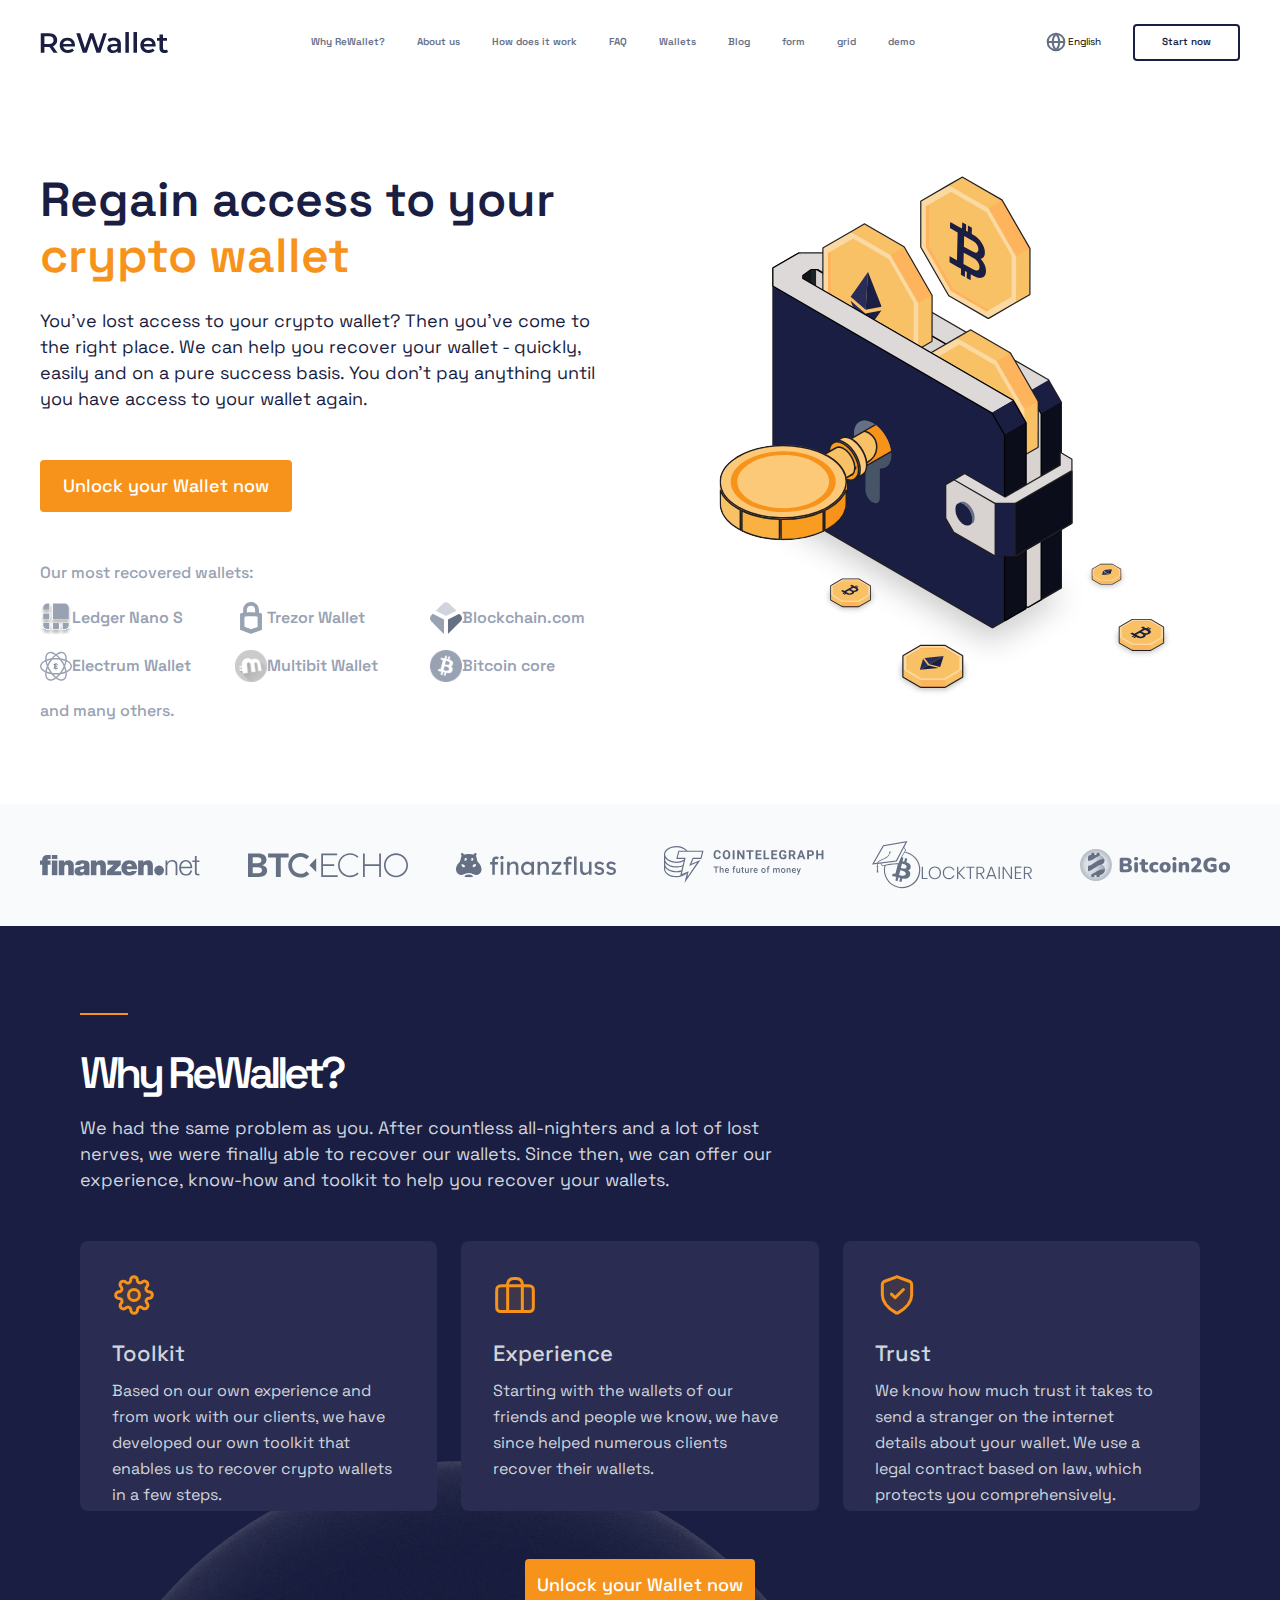
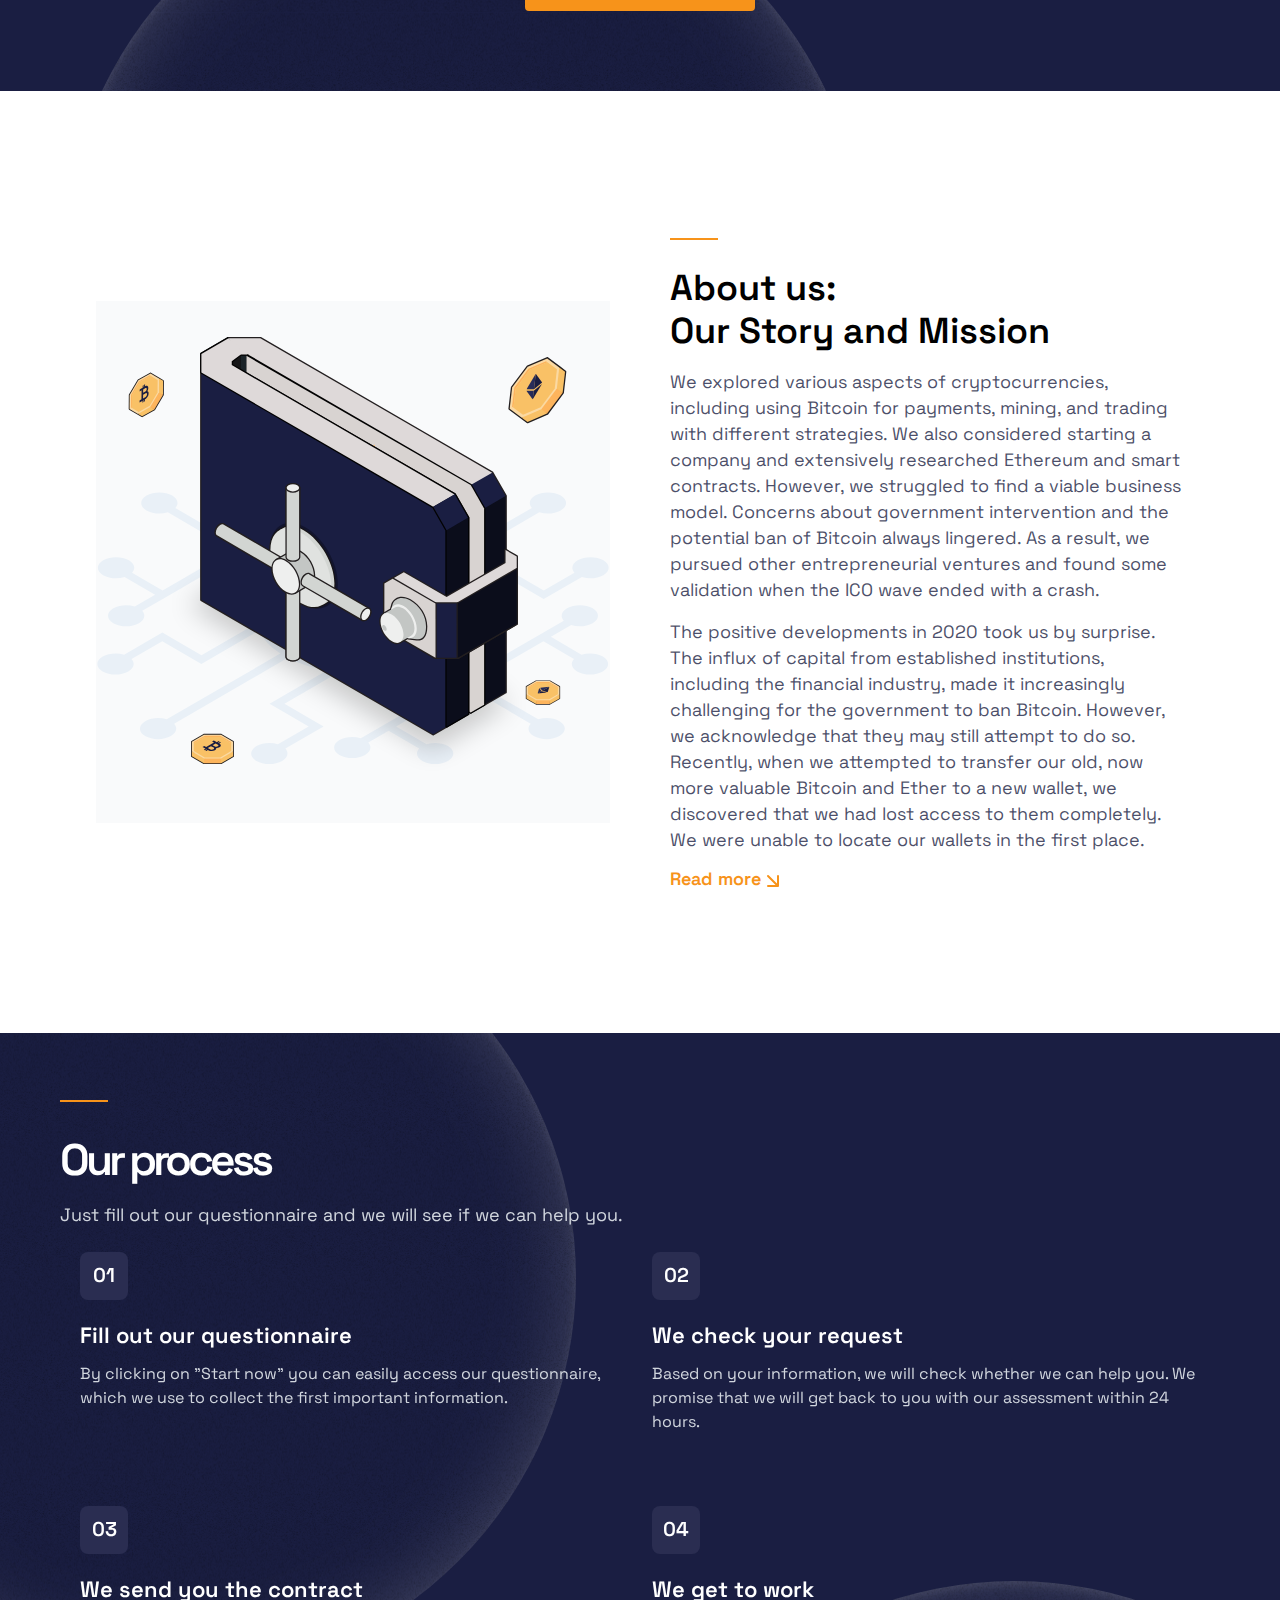
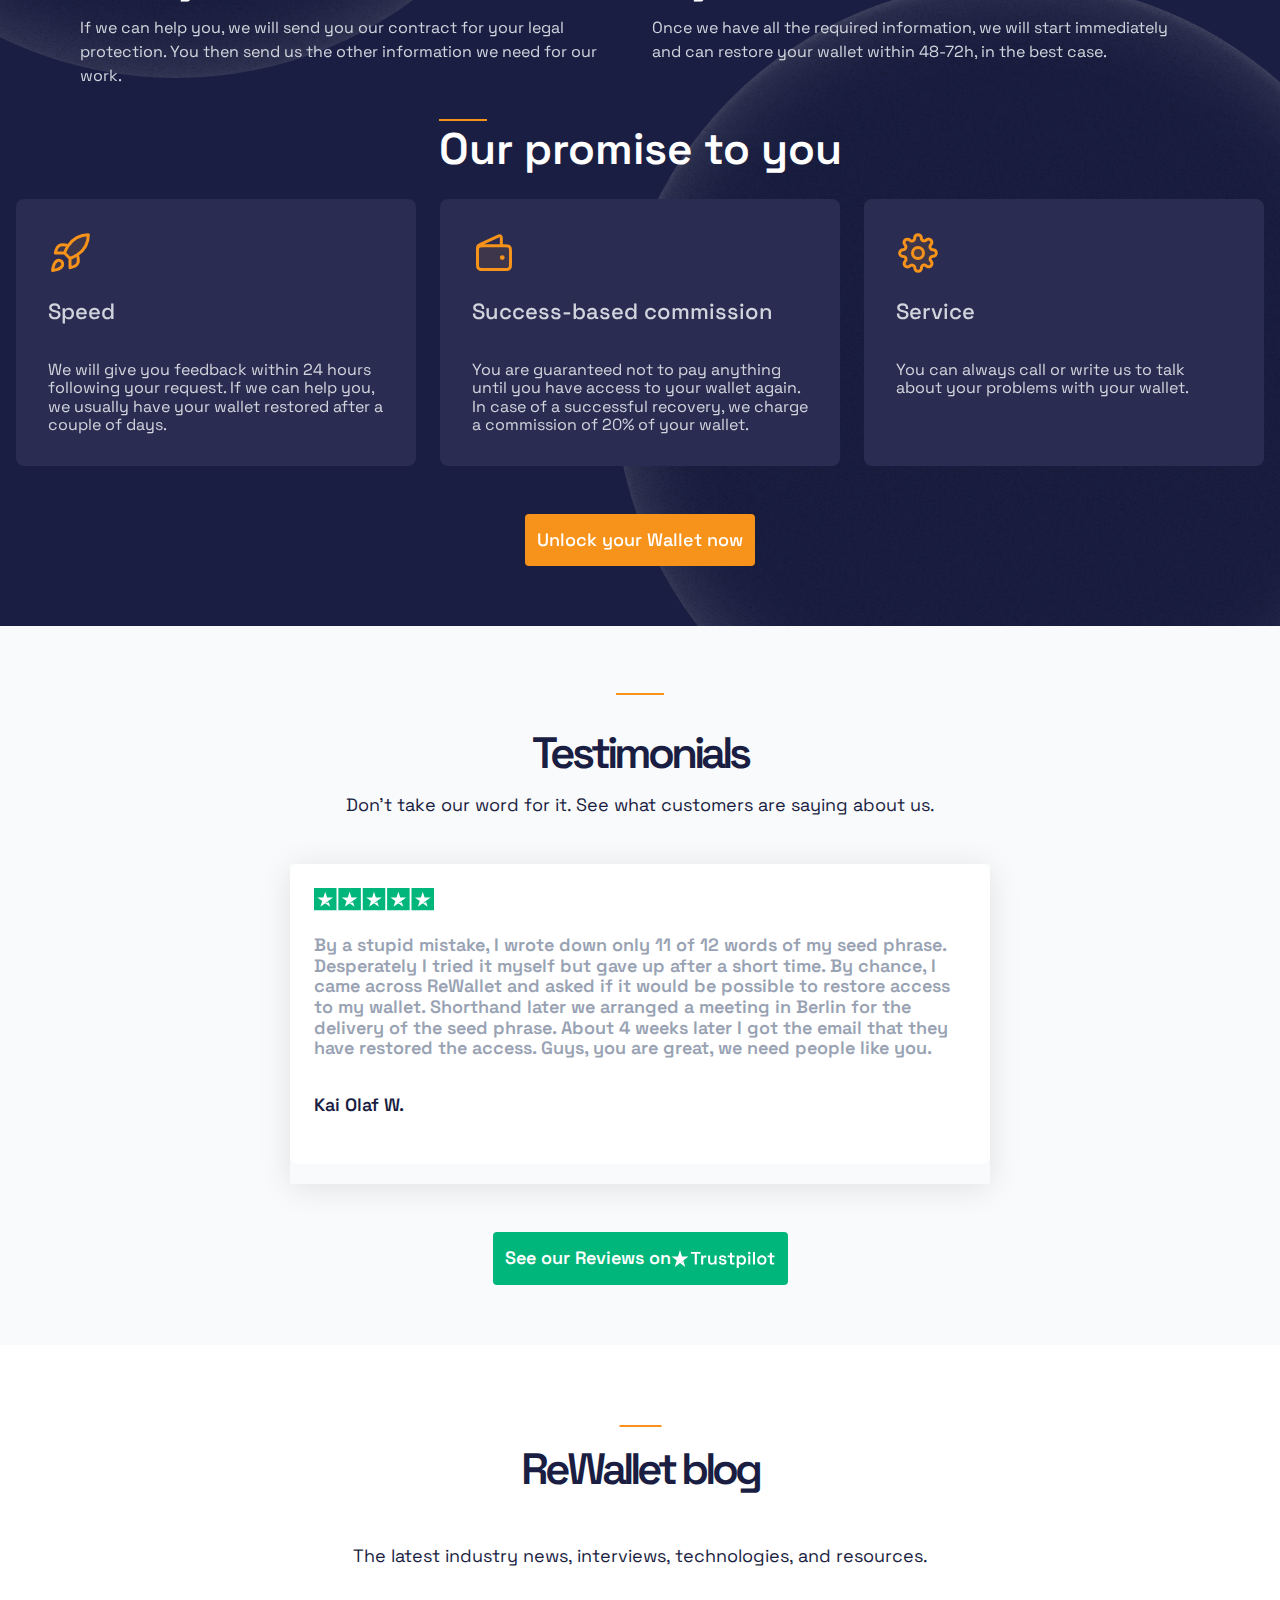
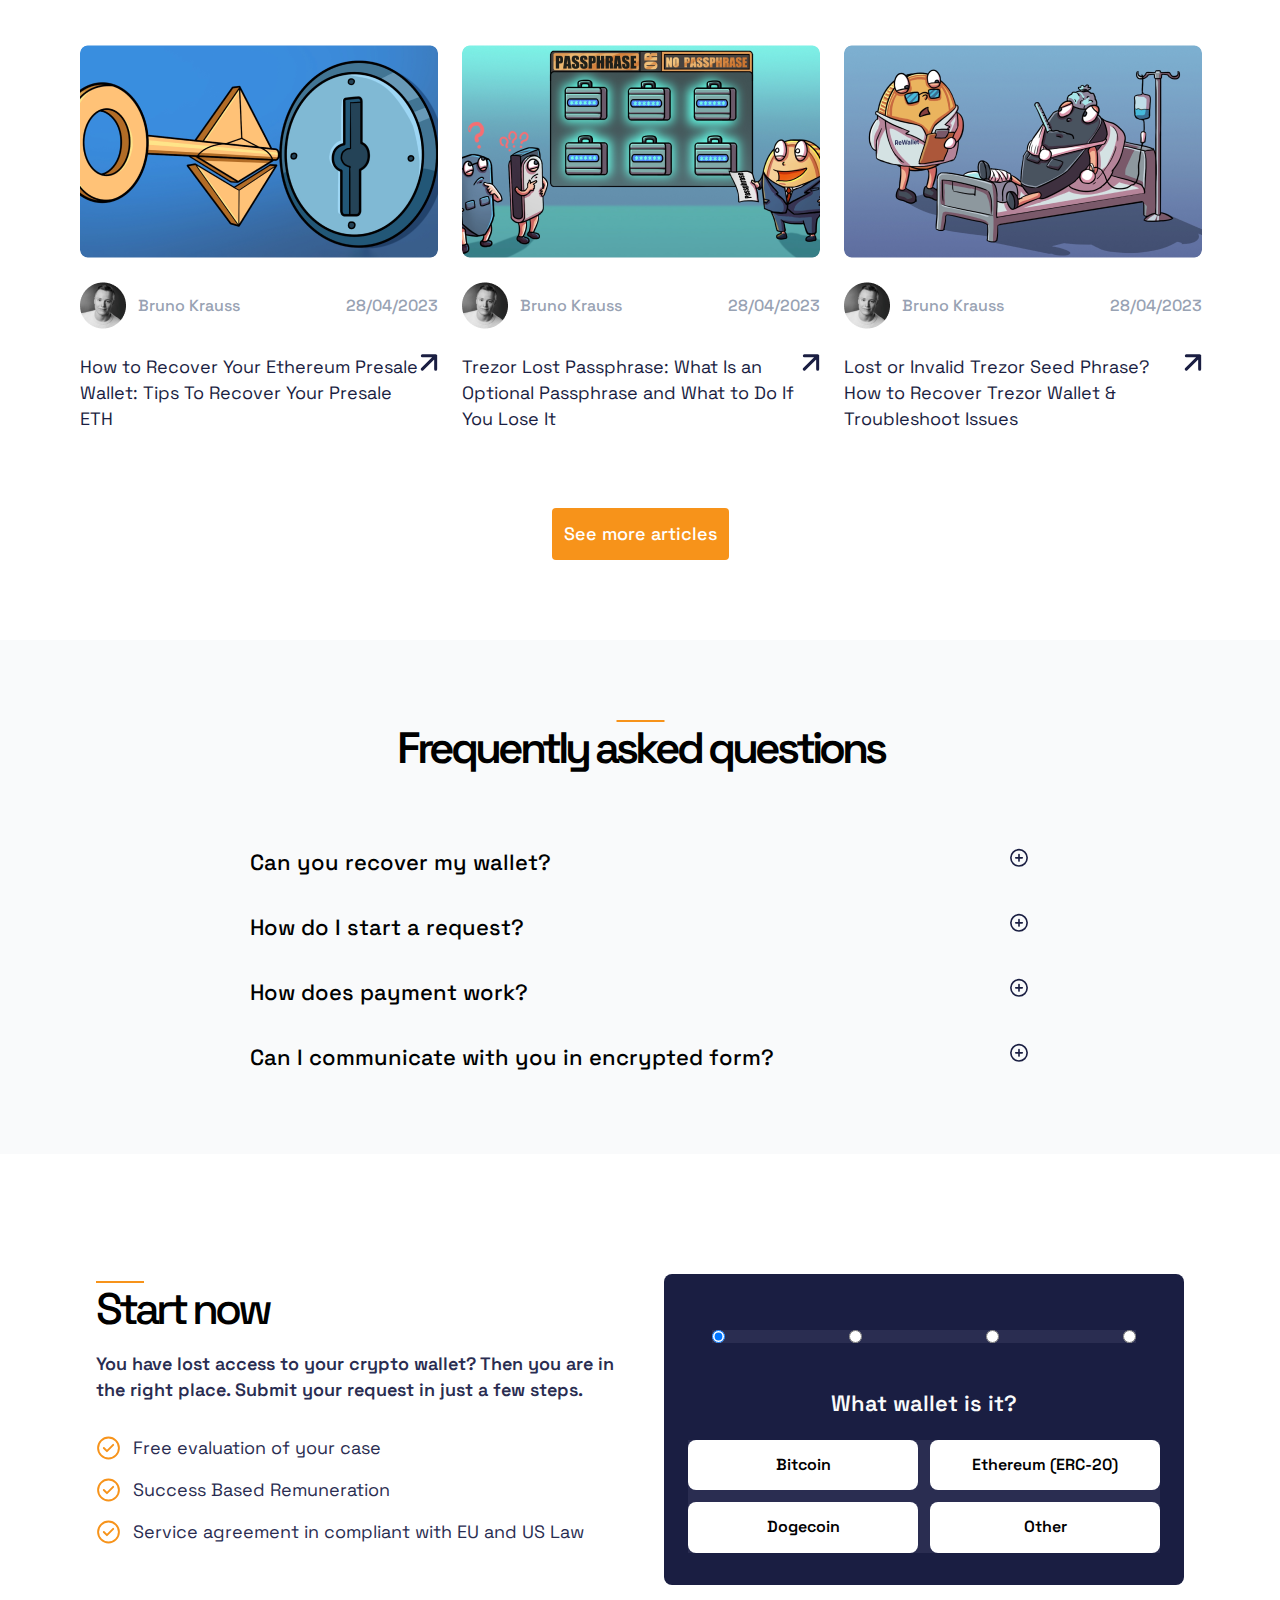
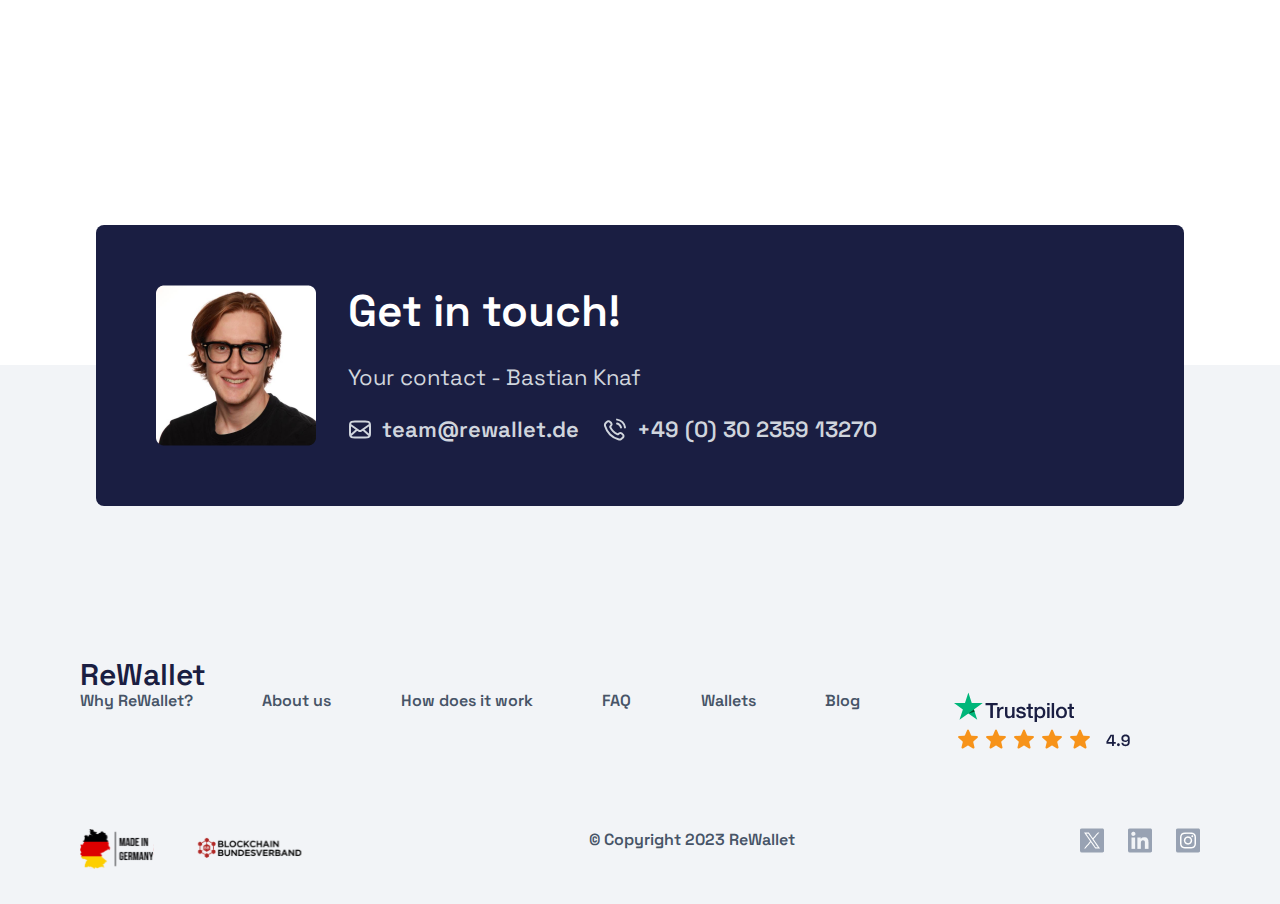
<file: index.html>
<!DOCTYPE html>
<html lang="en">

<head>
  <meta charset="UTF-8">
  <meta name="viewport" content="width=device-width, initial-scale=1.0">
  <link rel="stylesheet" href="css/normalize.css">
  <link rel="stylesheet" href="css/style.css">
  <link rel="shortcut_icon" href="#" type="image/png">
  <title>ReWallet</title>

</head>

<body>
  <header class="header__container">
    <img class="header__logo" src="./img/ReWallet.svg" alt="ReWallet">

    <div class="header__navbar">
      <nav class="navbar">
        <a href="index.html">Why ReWallet?</a>
        <a href="#">About us</a>
        <a href="#">How does it work</a>
        <a href="#">FAQ</a>
        <a href="#">Wallets</a>
        <a href="#">Blog</a>
        <a href="form.html">form</a>
        <a href="grid.html">grid</a>
        <a href="demo.html">demo</a>
      </nav>
    </div>
    <div class="header_btns">
      <button class="header_langbtn">
        <img src="img/world.svg" alt="">English</button>
      <a class="header2_startnow_text" href="#">Start now</a>
    </div>

    <button class="header__button-menu" name="menu">
      <img src="./img/nav_menu_button.svg" alt="navigation">
    </button>

  </header>
  <main>
    <section class="regain">
      </div>
      <div class="regain_container">
        <h1>
          Regain access to your<span> crypto wallet</span>
        </h1>
        <p class="regain-text">
          You've lost access to your crypto wallet? Then you've come to the
          right place. We can help you recover your wallet - quickly, easily
          and on a pure success basis. You don't pay anything until you have
          access to your wallet again.</p>
        <a class="regain_button" href="#">Unlock your Wallet now</a>
        <div class="logos_container">
          <p class="regain_subsubtitle">Our most recovered wallets:</p>
          <ul class="logos">
            <li>
              <img src="./img/ledger_nano_s_icon_.svg" alt="">
              <p>
                Ledger Nano S</p>
            </li>
            <li>
              <img src="./img/trezor_wallet_icon.svg" alt="">
              <p>Trezor Wallet</p>
            </li>
            <li>
              <img src="./img/blockchane_icon.svg" alt="">
              <p>Blockchain.com</p>
            </li>
            <li>
              <img src="./img/electrum_wallet_icon.svg" alt="">
              <p>Electrum Wallet</p>
            </li>
            <li>
              <img src="./img/multibit_wallet_icon.svg" alt="">
              <p>Multibit Wallet</p>
            </li>
            <li>
              <img src="./img/bitcoin_core_icon.png" alt="">
              <p>Bitcoin core</p>
            </li>
          </ul>
          <p class="regain_subsubtitle">and many others.</p>
        </div>
      </div>
      <img class="img_izoiation" src="./img/main_logo.svg" alt="">

    </section>
    <section class="logos_2">
      <ul class="logos2">
        <li><img src="./img/finanzer_net.svg" alt="finazer"></li>
        <li><img src="./img/btc_echo.svg" alt="btc_echo"></li>
        <li><img src="./img/finanzfluss.svg" alt="finanzfluss"></li>
        <li><img src="./img/Cointelegraph.svg" alt="Cointelegraph"></li>
        <li><img src="./img/locktrainer.svg" alt="locktrainer"></li>
        <li><img src="./img/b2go.svg" alt="b2go"></li>
      </ul>
    </section>
    <section class="why_title">
      <img class="fon_eps" src="./img/Ellipse.svg">
      <div>
        <img class="line_orange" src="./img/line_orange.svg">
        <h1>Why ReWallet?</h1>
        <p>
          We had the same problem as you. After countless all-nighters and a
          lot of lost nerves, we were finally able to recover our wallets.
          Since then, we can offer our experience, know-how and toolkit to
          help you recover your wallets.
        </p>
        <img class="fon_eps1" src="./img/Ellipse.svg">
        <div class="why_table">
          <ul class="why_li">

        
          <li>
            <img src="./img/toolkit_icon.svg" alt="">
              <h2>Toolkit</h2>
              <p>
                Based on our own experience and from work with our clients, we
                have developed our own toolkit that enables us to recover crypto
                wallets in a few steps.
              </p>
          </li>
          <li>
            <img src="./img/experience_icon.svg" alt="experience">
            <h2>Experience</h2>
            <p>
              Starting with the wallets of our friends and people we know, we
              have since helped numerous clients recover their wallets.
            </p>
          </li>
          <li>
            <img src="./img/trust_icon.svg" alt="trust">
              <h2>Trust</h2>
              <p>
                We know how much trust it takes to send a stranger on the internet
                details about your wallet. We use a legal contract based on law,
                which protects you comprehensively.
              </p>
          </li>
            </ul>
          <a class="btn_why" href="#">Unlock your Wallet now</a>
        </div>

    </section>
    <section class="about_us">
      </div>
      <img class="img_izoiation" src="./img/isolation_mode.svg" alt="isolation_mode">
      </div>
      <div class="About_our">
        <img src="./img/line_orange.svg" alt="line">
        <h1>About us:<br>Our Story and Mission</h1>
        <p>
          We explored various aspects of cryptocurrencies, including using
          Bitcoin for payments, mining, and trading with different strategies.
          We also considered starting a company and extensively researched
          Ethereum and smart contracts. However, we struggled to find a viable
          business model. Concerns about government intervention and the
          potential ban of Bitcoin always lingered. As a result, we pursued
          other entrepreneurial ventures and found some validation when the
          ICO wave ended with a crash. </p>
        <p>
          The positive developments in 2020 took
          us by surprise. The influx of capital from established institutions,
          including the financial industry, made it increasingly challenging
          for the government to ban Bitcoin. However, we acknowledge that they
          may still attempt to do so. Recently, when we attempted to transfer
          our old, now more valuable Bitcoin and Ether to a new wallet, we
          discovered that we had lost access to them completely. We were
          unable to locate our wallets in the first place.
        </p>
        <a href="#">Read more<img src="./img/show_more.svg" alt="show_more"></a>
      </div>
    </section>
    </div>
    <section class="section">
      <img class="first-bg-image" src="img/Ellipse.svg" alt="fon_eps3">
      <img class="second-bg-image" src="img/Ellipse.svg" alt="fon_eps3">

      <div class="our_process">

        <img src="./img/line_orange.svg" alt="line">
        <h1>Our process</h1>
        <p>
          Just fill out our questionnaire and we will see if we can help you.
        </p>

          <ul class="our_ul">
            <li>
              <span>01</span>

                <h2>Fill out our questionnaire</h2>
                <p>
                  By clicking on "Start now" you can easily access our
                  questionnaire, which we use to collect the first important
                  information.
                </p>

            </li>
            <li>
              <span>02</span>

                <h2>We check your request</h2>
                <p>
                  Based on your information, we will check whether we can help
                  you. We promise that we will get back to you with our assessment
                  within 24 hours.
                </p>

            </li>
            <li>
              <span>03</span>

                <h2>We send you the contract</h2>
                <p>
                  If we can help you, we will send you our contract for your legal
                  protection. You then send us the other information we need for
                  our work.
                </p>

            </li>
            <li>
              <span>04</span>
              
                <h2>We get to work</h2>
                <p>
                  Once we have all the required information, we will start
                  immediately and can restore your wallet within 48-72h, in the
                  best case.
                </p>
            </li>
          </ul>

      </div>
      <div class="our_promise_subtitle">
        <img src="./img/line_orange.svg" alt="line">
        <h2>Our promise to you</h2>
      </div>
      <div class="our_promise_block2">
        <ul>
          <li>
            <img src="./img/rocket.svg" alt="rocket">
            <h3>Speed</h3>
            <p>
              We will give you feedback within 24 hours following your
              request. If we can help you, we usually have your wallet
              restored after a couple of days.
            </p>
          </li>
          <li>
            <img src="./img/wallet_icon.svg" alt="wallet">
            <h3>Success-based commission</h3>
            <p>
              You are guaranteed not to pay anything until you have access to
              your wallet again. In case of a successful recovery, we charge a
              commission of 20% of your wallet.
            </p>
          </li>
          <li>
            <img src="./img/gear_icon.svg" alt="gear">
            <h3>Service</h3>
            <p>
              You can always call or write us to talk about your problems with
              your wallet.
            </p>
          </li>
        </ul>
        <a class="our_button">Unlock your Wallet now</a>
      </div>
      </div>
    </section>
    <section class="section_testimonials">
      <div class="container_testimonials">
        <img src="./img/line_orange.svg" alt="line">
        <h1>Testimonials</h1>
        <p>
          Don't take our word for it. See what customers are saying about us.
        </p>
      </div>
      <div class="wrapper">
        <ul>
          <li>
            <img src="./img/five_stars.svg" alt="stars">
            <p>
              By a stupid mistake, I wrote down only 11 of 12 words of my seed
              phrase. Desperately I tried it myself but gave up after a short
              time. By chance, I came across ReWallet and asked if it would be
              possible to restore access to my wallet. Shorthand later we
              arranged a meeting in Berlin for the delivery of the seed phrase.
              About 4 weeks later I got the email that they have restored the
              access. Guys, you are great, we need people like you.
            </p>
            <h2>Kai Olaf W.</h2>
          </li>
          <li>
            <img src="./img/five_stars.svg" alt="stars">
            <p>
              I had pretty much written off my lost wallet until I came across
              ReWallet in forums. The good reviews prompted me to make an
              inquiry on the ReWallet site. At first, I was skeptical. But that
              was quickly dispelled. Promptly came a response, and it was probed
              whether a recovery of my wallet possible. After about 1 week came
              the positive news. Then everything went quickly and I was back in
              possession of my Wallet.
            </p>
            <h2>Daniel</h2>
          </li>
          <hr>
        </ul>
      </div>
      <a class="star_button" href="#">
        <p>See our Reviews on</p>
        <img src="./img/star_trustpoilot.svg" alt="one_star">
      </a>
      </div>
    </section>
    <section class="rew_blog">
        <div class="blog_subsection">
          <img src="img/line_orange.svg" alt="line_orange_center" class="line_center">
          <h2>ReWallet blog</h2>
          <p>
            The latest industry news, interviews, technologies, and resources.
          </p>
        </div>
        <ul class="blog_sect">
          <li class="gap_rew">
            <img src="./img/key.png" alt="key">
            <ul class="rewallet-ul__ava">
              <li>
                <p> Bruno Krauss</p>
                <img class="rewallet_line" src="./img/ava.png" alt="avatar">
              </li>
              <li>
                <p>28/04/2023</p>
              </li>
            </ul>
            <a href="#">
              <p class="rewallet__item"> How to Recover Your Ethereum Presale Wallet: Tips To Recover Your Presale ETH
                <img src="./img/arrow_Icon.svg" alt="arrow">
              </p>
            </a>
          </li>
          <li class="gap_rew">
            <img class="rewallet__img" src="./img/fishs.png" alt="fish">
            <ul class="rewallet-ul__ava">
              <li>
                <p> Bruno Krauss</p>
                <img class="rewallet_line" src="./img/ava.png" alt="avatar">
              </li>
              <li>
                <p>28/04/2023</p>
              </li>
            </ul>
            <a href="">
              <p class="rewallet__item">Trezor Lost Passphrase: What Is an Optional Passphrase and What to Do If You
                Lose
                It <img src="./img/arrow_Icon.svg" alt="arrow" class="arrow">
              </p>
            </a>
          </li>
          <li class="gap_rew">
            <img class="rewallet__img" src="./img/doctors.png" alt="doc">
            <ul class="rewallet-ul__ava">
              <li>
                <p> Bruno Krauss</p>
                <img class="rewallet_line" src="./img/ava.png" alt="avatar">
              </li>
              <li>
                <p>28/04/2023</p>
              </li>
            </ul>
            <a href="">
              <p class="rewallet__item">
                Lost or Invalid Trezor Seed Phrase? How to Recover Trezor Wallet
                & Troubleshoot Issues
                <img src="./img/arrow_Icon.svg" alt="arrow">
              </p>
            </a>
          </li>
        </ul>
        <a href="#" class="reg-discrbtn">See more articles</a>
        
    </section>
    <section class="lost_section">
      <div class="container_Frequently">
        <img src="img/line_orange.svg">
        <h2>Frequently asked questions</h2>
      </div>

      <div class="frequently__list">
        <ul>
          <li>
            <details>
              <summary>
                <a>
                  <span>Can you recover my wallet?</span>
                  <button>
                    <img src="./img/plus.svg" alt="plus_button" class="plus_img">
                  </button>
                </a>
              </summary>
              <p> We cannot guarantee that we will be able to help you with your
                wallet. However, we have already helped many clients with the
                recovery of their wallets in the past. Through our word libraries,
                our software tools and our optimized scripts, which we run on
                high-performance hardware, we can help you find your wallet
                password or your seedphrase. We can also help you with the
                physical recovery of your wallet. Please send us a request via the
                contact form and we will give you feedback if and how we can help
                you. </p>
            </details>
          </li>
          <li>
            <details>
              <summary>
                <a>
                  <span>How do I start a request?</span>
                  <button>
                    <img src="./img/plus.svg" alt="plus_button" class="plus_img">
                  </button>
                </a>
              </summary>
              <p> no info </p>
            </details>
          </li>
          <li>
            <details>
              <summary>
                <a>
                  <span>How does payment work?</span>
                  <button>
                    <img src="./img/plus.svg" alt="plus_button" class="plus_img">
                  </button>
                </a>
              </summary>
              <p> no info </p>
            </details>
          </li>
          <li>
            <details>
              <summary>
                <a class="frequently__button">
                  <span> Can I communicate with you in encrypted form?</span>
                  <button>
                    <img src="./img/plus.svg" alt="plus_button" class="plus_img">
                  </button>
                </a>
              </summary>
              <p class="frequently__text"> no info </p>
            </details>
          </li>
        </ul>
      </div>
      </div>
    </section>
    <section class="start_now">
      <div>

        <div class="container_start">
          <img src="img/line_orange.svg" alt="line_orange">
          <h2>Start now</h2>
          <p>
            You have lost access to your crypto wallet? Then you are in the
            right place. Submit your request in just a few steps.
          </p>
        </div>
        <div class="start__list">
          <ul>
            <li class="strat__li">
              <img class="start__img" src="./img/jackdaw.svg" alt="jackdaw">
              <p class="start__sublist">Free evaluation of your case</p>
            </li>
            <li class="strat__li">
              <img class="start__img" src="./img/jackdaw.svg" alt="jackdaw">
              <p class="start__sublist">Success Based Remuneration</p>
            </li>
            <li class="strat__li">
              <img class="start__img" src="./img/jackdaw.svg" alt="jackdaw">
              <p class="start__sublist">Service agreement in compliant with EU and US Law</p>
            </li>
          </ul>
        </div>
      </div>
      <div class="contacts">

        <div class="cintacts_inp">
          <input id="radio1" type="radio" name="radio" value="1" checked>
          <input id="radio2" type="radio" name="radio" value="2">
          <input id="radio3" type="radio" name="radio" value="3">
          <input id="radio4" type="radio" name="radio" value="4">
        </div>
        <h3 class="subtitle_grid">What wallet is it?</h3>

        <article class="label_btn">
          <label for="radio1">Bitcoin</label>
          <label for="radio2">Ethereum (ERC-20)</label>
          <label for="radio3">Dogecoin</label>
          <label for="radio4">Other</label>
        </article>


      </div>
    </section>

    <section class="seo">
      <div class="container_blue">
        <img src="./img/av.png" alt="avceo">
        <div class="seo_info">

          <h2>Get in touch!</h2>
          <p>Your contact - Bastian Knaf</p>
          <div class="getin__list">
            <ul>
              <li>
                <img src="./img/mail_Icon.svg" alt="emaill">
                <a href="mailto:team@rewallet.de & body=hi" class="getin__textcolor">team@rewallet.de</a>
              </li>
            </ul>
            <ul>
              <li>
                <img src="./img/tel_icon.svg" alt="telephone">
                <a href="tel:+49 (0) 30 2359 13270" class="getin__textcolor">+49 (0) 30 2359 13270</a>
              </li>
            </ul>
          </div>
        </div>
      </div>

    </section>
  </main>
  <footer class="footer_container">

    <h3>ReWallet</h3>
    <div class="footer_links_block">
      <ul class="footer_links">
        <li><a href="#">Why ReWallet?</a></li>
        <li><a href="#">About us</a></li>
        <li><a href="#">How does it work</a></li>
        <li><a href="#">FAQ</a></li>
        <li><a href="#">Wallets</a></li>
        <li><a href="#">Blog</a></li>
        <li>

        </li>
      </ul>
      <ul class="rewallet__starimg">
        <li><img src="./img/logo-white_star.svg" alt="star"></li>
        <li><img src="./img/Stars_49.svg" alt="stars"></li>
      </ul>
    </div>

    <div class="footer_r">
      <ul class="rewallet__logolist">
        <li><img src="./img/germany.svg" alt="германия"></li>
        <li><img src="./img/Bundesblock_edited_icon.svg" alt="logo"></li>
      </ul>
      <p>© Copyright 2023 ReWallet</p>
      <ul class="f_word">
        <li><a href="#">Imprint</a></li>
        <li><a href="#">Privacy Policy</a></li>
      </ul>
      <ul class="f_icons">
        <li>
          <img src="img/x_icon.png" alt="">
        </li>
        <li>
          <img src="img/in_icon.png" alt="">
        </li>
        <li>
          <img src="img/inst.png" alt="">
        </li>
      </ul>
    </div>
  </footer>
</body>

</html>
</file>
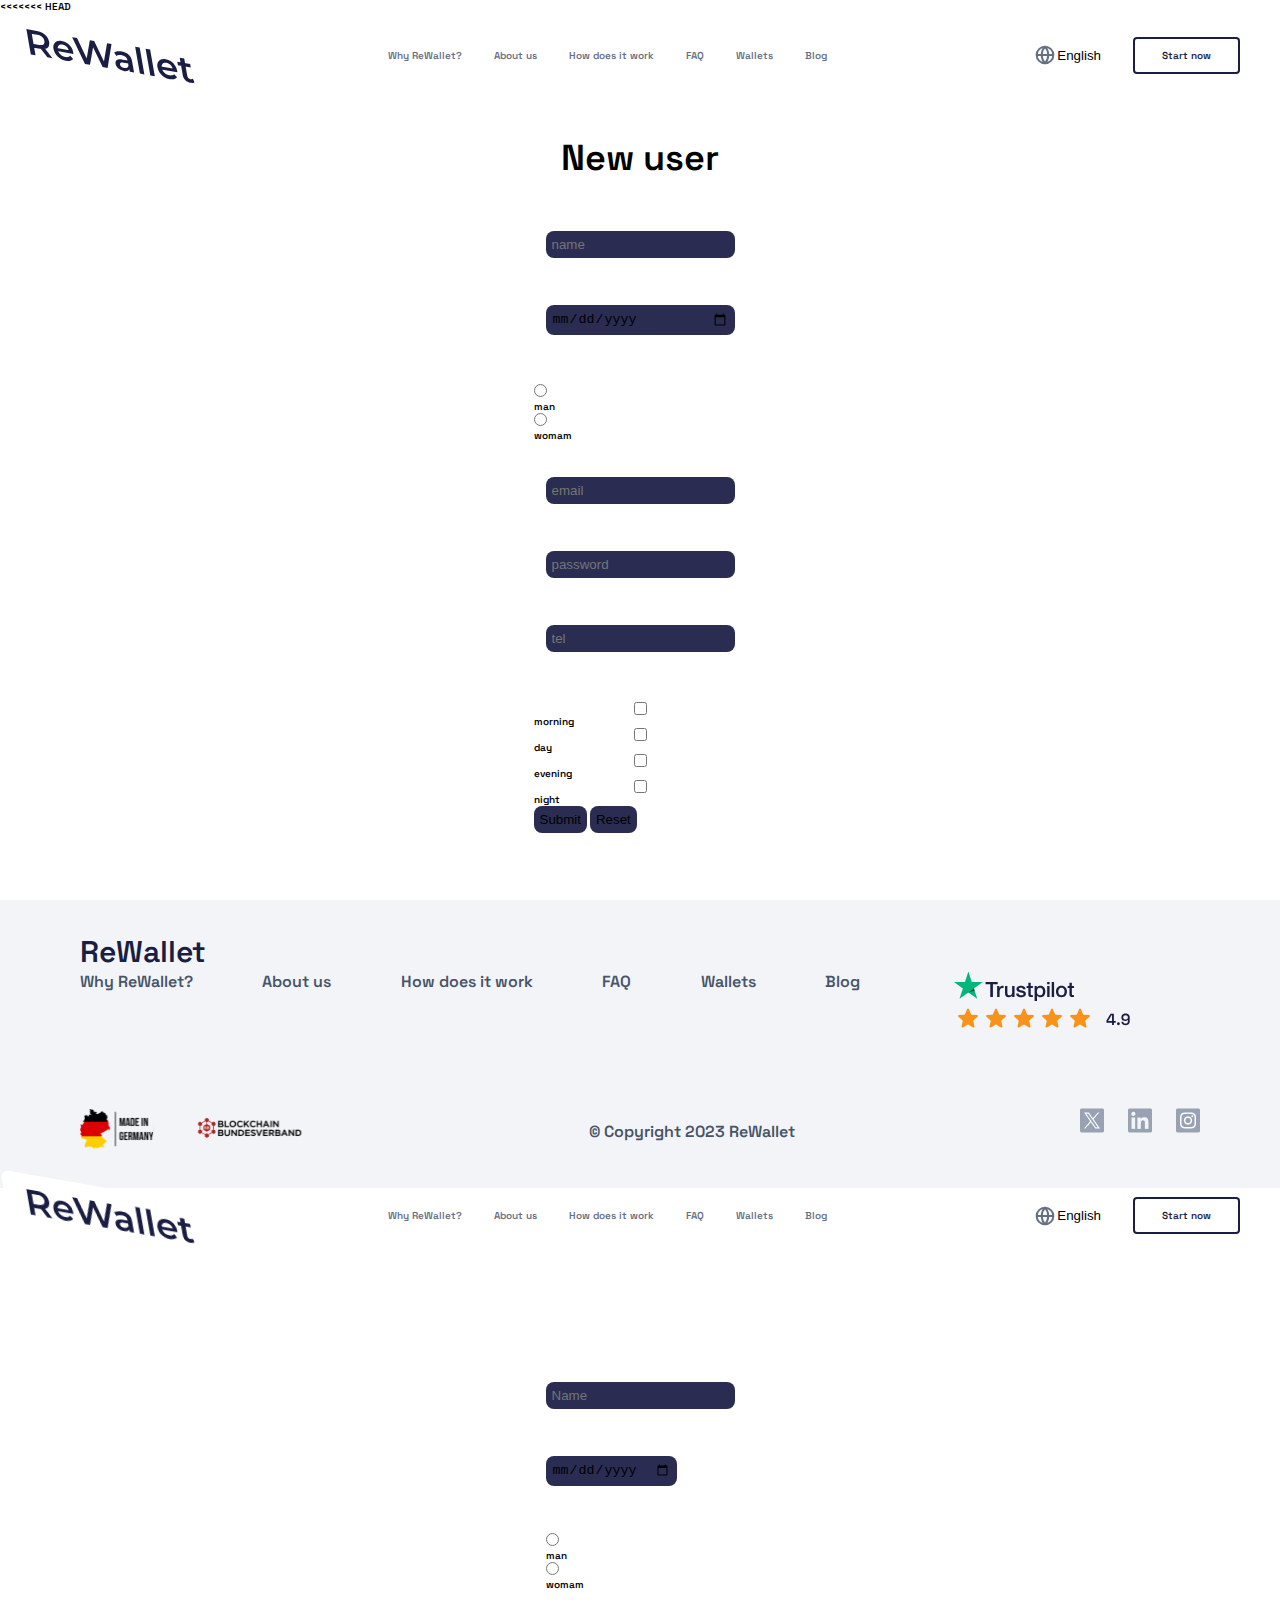
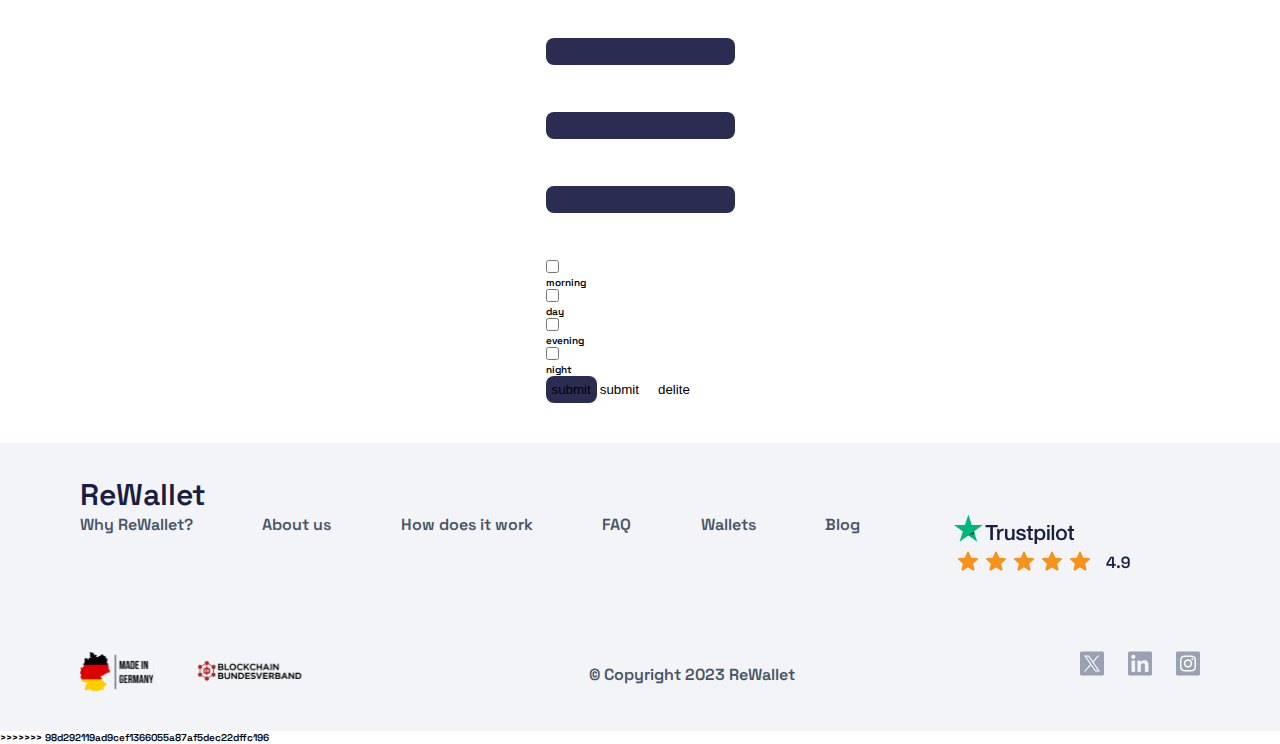
<file: form.html>
<!DOCTYPE html>
<html lang="en">

<head>
<<<<<<< HEAD
  <meta charset="UTF-8">
  <meta name="viewport" content="width=device-width, initial-scale=1.0">
  <link rel="stylesheet" href="css/style.css">
  <link rel="stylesheet" href="css/form.css">
  <title>form</title>
</head>

<body>
  <header class="header__container">
    <img class="header__logo" src="./img/ReWallet.svg" alt="ReWallet">

    <div class="header__navbar">
      <nav class="navbar">
        <a href="index.html">Why ReWallet?</a>
        <a href="#">About us</a>
        <a href="#">How does it work</a>
        <a href="#">FAQ</a>
        <a href="#">Wallets</a>
        <a href="#">Blog</a>
      </nav>
    </div>
    <div class="header_btns">
      <button class="header_langbtn">
        <img src="img/world.svg" alt="">English</button>
      <a class="header2_startnow_text" href="#">Start now</a>
    </div>

    <button class="header__button-menu" name="menu">
      <img src="./img/nav_menu_button.svg" alt="navigation">
    </button>

  </header>
  <main>

    <section class="form_sec">
      <!-- <div>

                <legend>  termins  </legend>
                <fieldset>
                    <dl>
                        <dt>
                            Псевдоклассы
                        </dt>
                        <dd>
                            &#x1F6C8 
                            <input id="pclass1" type="checkbox" name="checked" value="pclass">
                            <label for="pclass1">:hover</label>
                            
                            <input id="pclass1" type="checkbox" name="checked" value="pclass">
                            <label for="pclass1"> :focus</label>
                            
                            <input id="pclass1" type="checkbox" name="checked" value="pclass">
                            <label for="pclass1">:first</label>
                            
                            <input id="pclass1" type="checkbox" name="checked" value="pclass">
                            <label for="pclass1"> :empty</label>
                            
                            <input id="pclass1" type="checkbox" name="checked" value="pclass">
                            <label for="pclass1">:any-link</label>

                        
                        
                        </dd>
                    <span>and add..</span>
                        <dt>
                            Псевдоэлементы
                        </dt>
                        <dd>
                            &#x1F6C8 
                            <input id="pelclass1" type="checkbox" name="checked" value="pclass">
                            <label for="pelclass1">::first-line</label>
                            
                            <input id="pelclass2" type="checkbox" name="checked" value="pclass">
                            <label for="pelclass2"> ::pseudo-element</label>
                            
                            <input id="pelclass3" type="checkbox" name="checked" value="pclass">
                            <label for="pelclass3">::after</label>
                            
                            <input id="pelclass4" type="checkbox" name="checked" value="pclass">
                            <label for="pelclass4"> ::before</label>
                            
                            <input id="pclass1" type="checkbox" name="checked" value="pclass">
                            <label for="pclass1">:any-link</label>

                        </dd>
                        <span>and add..</span>
                    </dl>
                </fieldset>
            </div> -->


      <h1>New user</h1>
      <form action="//httpbin.org/post" method="post">
        <fieldset class="form_flex">

          <p><label>name<input type="name" name="name" placeholder="name"  required></label></p>
          <p><label>date <input type="date" name="date"></label></p>



          <div class="form_radio_btn">
            <legend>gender:</legend>
            <div>
              <input id="radio-1" type="radio" name="gender" value="man" gender>
              <label for="radio-1">man</label>
              <input id="radio-2" type="radio" name="gender" value="woman">
              <label for="radio-2">womam</label>
            </div>
          </div>

          <p><label>email<input type="email" name="email" placeholder="email" required></label></p>
          <p><label>Password:</label><input type="password" name="password" id="password" placeholder="password" required>  </p>
          <p><label>telephone <input type="tel" name="tel" placeholder="tel"></label></p>
        </fieldset>
        <fieldset>
          <legend>range day time</legend>
          <div class="form_radio_group">

            <label><input type="checkbox" name="daytime" value="morning">morning</label>
            <label><input type="checkbox" name="daytime" value="day">day</label>
            <label><input type="checkbox" name="daytime" value="evening">evening</label>
            <label><input type="checkbox" name="daytime" value="night">night</label>
          </div>
        </fieldset>
        <fieldset class="buttons">
          <input type="submit" value="Submit" />
          <input type="reset" value="Reset" />
        </fieldset>

    </section>

  </main>
  <footer class="footer_container">

    <h3>ReWallet</h3>
    <div class="footer_links_block">
      <ul class="footer_links">
        <li><a href="#">Why ReWallet?</a></li>
        <li><a href="#">About us</a></li>
        <li><a href="#">How does it work</a></li>
        <li><a href="#">FAQ</a></li>
        <li><a href="#">Wallets</a></li>
        <li><a href="#">Blog</a></li>
        <li>

        </li>
      </ul>
      <ul class="rewallet__starimg">
        <li><img src="./img/logo-white_star.svg" alt="star"></li>
        <li><img src="./img/Stars_49.svg" alt="stars"></li>
      </ul>
    </div>

    <div class="footer_r">
      <ul class="rewallet__logolist">
        <li><img src="./img/germany.svg" alt="германия"></li>
        <li><img src="./img/Bundesblock_edited_icon.svg" alt="logo"></li>
      </ul>
      <p>© Copyright 2023 ReWallet</p>
      <ul class="f_word">
        <li><a href="#">Imprint</a></li>
        <li><a href="#">Privacy Policy</a></li>
      </ul>
      <ul class="f_icons">
        <li>
          <img src="img/x_icon.png" alt="">
        </li>
        <li>
          <img src="img/in_icon.png" alt="">
        </li>
        <li>
          <img src="img/inst.png" alt="">
        </li>
      </ul>
    </div>
  </footer>
=======
    <meta charset="UTF-8">
    <meta name="viewport" content="width=device-width, initial-scale=1.0">
    <link rel="stylesheet" href="css/style.css">
    <link rel="stylesheet" href="css/form.css">
    <title>form</title>
</head>

<body>
    <header class="header__container">
        <img class="header__logo" src="./img/ReWallet.svg" alt="ReWallet">

        <div class="header__navbar">
            <nav class="navbar">
                <a href="index.html">Why ReWallet?</a>
                <a href="#">About us</a>
                <a href="#">How does it work</a>
                <a href="#">FAQ</a>
                <a href="#">Wallets</a>
                <a href="#">Blog</a>
            </nav>
        </div>
        <div class="header_btns">
            <button class="header_langbtn">
                <img src="img/world.svg" alt="">English</button>
            <a class="header2_startnow_text" href="#">Start now</a>
        </div>

        <button class="header__button-menu" name="menu">
            <img src="./img/nav_menu_button.svg" alt="navigation">
        </button>

    </header>
    <main>

        <section class="form_sec">


            <legend>New user</legend>
            <form action="//httpbin.org/post" method="post">
                <fieldset class="form_flex">
                    <p>Name:</p>
                    <input type="text" name="name" placeholder="Name" required>
                    <p>date:</p>
                    <input type="date" name="date">

                    <div class="form_radio_btn">
                        <p>gender:</p>
                        <input id="radio-1" type="radio" name="gender" value="man" gender>
                        <label for="radio-1">man</label>
                        <input id="radio-2" type="radio" name="gender" value="woman">
                        <label for="radio-2">womam</label>
                    </div>

                    <p for="password">Password: </p>
                    <input type="password" name="password" id="password" value="">
                    <p>email:</p>
                    <input type="email" name="email">
                    <p>tel:</p>
                    <input type="tel" name="tel">

                    <div class="form_radio_group">

                        <p>range day time</p>

                        <input id="check-1" type="checkbox" name="checked" value="1">
                        <label for="check-1">morning</label>

                        <input id="check-2" type="checkbox" name="checked" value="2">
                        <label for="check-2">day</label>

                        <input id="check-3" type="checkbox" name="checked" value="3">
                        <label for="check-3">evening</label>

                        <input id="check-4" type="checkbox" name="checked" value="4">
                        <label for="check-4">night</label>

                    </div>
                    <div class="buttons">

                        <input type="submit" value="submit">
                        <button type="submit">submit<svg width="16px" height="16px" viewBox="0 0 16 16"
                                xmlns="http://www.w3.org/2000/svg" fill="currentColor" />
                            <path d="M8.64 5l2.5 2.5v.7l-2.5 2.5-.71-.7 1.64-1.65H4v-1h5.57L7.92 5.7l.72-.7z" />
                            </svg>
                        </button>
                        <button type="reset">delite</button>
                    </div>
                </fieldset>

        </section>

    </main>
    <footer class="footer_container">

        <h3>ReWallet</h3>
        <div class="footer_links_block">
            <ul class="footer_links">
                <li><a href="#">Why ReWallet?</a></li>
                <li><a href="#">About us</a></li>
                <li><a href="#">How does it work</a></li>
                <li><a href="#">FAQ</a></li>
                <li><a href="#">Wallets</a></li>
                <li><a href="#">Blog</a></li>
                <li>

                </li>
            </ul>
            <ul class="rewallet__starimg">
                <li><img src="./img/logo-white_star.svg" alt="star"></li>
                <li><img src="./img/Stars_49.svg" alt="stars"></li>
            </ul>
        </div>

        <div class="footer_r">
            <ul class="rewallet__logolist">
                <li><img src="./img/germany.svg" alt="германия"></li>
                <li><img src="./img/Bundesblock_edited_icon.svg" alt="logo"></li>
            </ul>
            <p>© Copyright 2023 ReWallet</p>
            <ul class="f_word">
                <li><a href="#">Imprint</a></li>
                <li><a href="#">Privacy Policy</a></li>
            </ul>
            <ul class="f_icons">
                <li>
                    <img src="img/x_icon.png" alt="">
                </li>
                <li>
                    <img src="img/in_icon.png" alt="">
                </li>
                <li>
                    <img src="img/inst.png" alt="">
                </li>
            </ul>
        </div>
    </footer>
>>>>>>> 98d292119ad9cef1366055a87af5dec22dffc196
</body>

</html>
</file>
<file: css/style.css>
/* Шрифты */
@font-face {
  font-family: "Space_Grotesk";
  src: url('../fonts/SpaceGrotesk-SemiBold.ttf') format("truetype");
  font-weight: 600;
  font-style: normal;
}

@font-face {
  font-family: "Space_Grotesk";
  src: url('../fonts/SpaceGrotesk-Medium.ttf') format("truetype");
  font-weight: 500;
  font-style: normal;
}

@font-face {
  font-family: "Space_Grotesk";
  src: url('../fonts/SpaceGrotesk-Regular.ttf') format("truetype");
  font-weight: 400;
  font-style: normal;
}

:root {
  --bg-orange: #F7931A;
  --dark-blue: #1a1e42;
  --text-gray: #98A2B3;
  --text-dark-blue: rgba(26, 30, 66, 0.80);
  font-size: 62.5%;
  min-width: 373px;
  max-width: 1440px;
  margin: 0 auto;
}

* {
  margin: 0;
  padding: 0;
  text-decoration: none;
  list-style: none;
  padding-inline-start: 0;
  border: none;
  background: none;
  background-repeat: no-repeat;
  box-sizing: border-box;
}

::selection {
  background: var(--bg-orange);
  color: #fff;
  display: flex;
  justify-content: center;
}

body {
  font-family: 'Space_Grotesk';
  font-weight: 600;
  min-height: 100vh;
}

footer {
  position: sticky;
  top: 100vh;
}

section {
  margin: 0 auto 0px;
  padding: 40px 16px;
  display: flex;
  flex-direction: column;
  align-items: center;
  justify-content: center;
}

h1 {
  margin-bottom: 16px;
  font-size: 3.6rem;
  font-family: 'Space_Grotesk';
  font-weight: 600;
  line-height: 1.2;
  text-align: left;
}

h2 {
  margin-bottom: 24px;
  text-align: left;
  font-size: 2.8rem;
  font-family: 'Space_Grotesk';
  font-weight: 700;
}

a:hover {
  text-decoration: none;
  transition: 1s;
  cursor: pointer;
  transform: scale(1.2);
  transform: rotate(5deg);
}

.desctop {
  display: none;
}

.header__container {
  display: flex;
  margin: 16px 19.5px;
  justify-content: space-between;

}

.header__logo {
  width: 140px;
  height: 37px;
}

.header__button-menu {
  width: 40px;
  height: 40px;
}

.regain_container {

  justify-content: center;
  margin: 40px 0px;
}

.regain_container>h1 {
  margin-top: 48px;
  font-size: 4.8rem;
  font-weight: 700;
  color: #1a1e42;
  line-height: 56px;
}

.regain_container h1 span {
  color: #F7931A;
}

.regain-text {
  margin-top: 24px;
  color: #1a1e42;
  font-size: 1.8rem;
  line-height: 26px;
  font-weight: 400;
}

.regain_button {
  color: #fff;
  background-color: #F7931A;
  display: flex;
  border-radius: 4px;
  font-size: 1.8rem;
  font-weight: 500;
  line-height: 28px;
  justify-content: center;
  padding: 12px;
  margin-top: 12px;
  max-width: 358px;
}

.img_izoiation {
  width: 100%;
}

.logos_container {
  margin: 48px 0 40px;
}

.regain_subsubtitle {
  color: #98A2B3;
  font-size: 1.6rem;
  line-height: 26px;
  font-weight: 500;

}

.logos {
  padding: 16px 0px;
  display: flex;
  flex-wrap: wrap;
  justify-content: space-between;
  gap: 16px 0px;
}

.logos li {
  display: flex;
  width: 170px;
  max-height: 40px;
  align-items: center;
}

.logos img {
  width: 32px;
  height: 32px;
}

.logos p {
  font-size: 1.6rem;
  color: #98A2B3;
  line-height: 24px;
}

.logos_2 {
  margin: 0;
  background-color: #F9FAFB;
}

.logos2 {
  padding: 40px 0px;
  display: flex;
  flex-wrap: wrap;
  gap: 16px 0px;
  align-items: center;
  justify-content: space-around;
}

.logos_li2 {
  display: flex;
  width: 160px;
  height: 42px;
}

.logos2 li {
  display: flex;
  align-items: center;
  height: 42px;
  width: 160px;
}

.why_title {
  background-color: #1A1E42;
  padding: 60px 16px;
  position: relative;
  overflow: hidden;
}

.fon_eps {
  position: absolute;
  top: -22.5%;
  left: -110%;
}

.why_title h1 {
  font-size: 4.4rem;
  line-height: 52px;
  letter-spacing: -4px;
  font-weight: 700;
  color: #FFFFFF;
  position: relative;
}

.why_title p {
  font-size: 1.8rem;
  line-height: 26px;
  font-weight: 400;
  color: #D0D5DD;
  position: relative;
  max-width: 700px;
}

.div_for_fon {
  position: relative;
}

.why_li {
  position: relative;
  display: flex;
  flex-wrap: nowrap;
  flex-direction: column;
  gap: 24px 0;
  padding: 48px 0;


}

.why_li li {
  display: flex;
  flex-direction: column;
  background-color: #2A2D51;
  border: 32px;
  border-radius: 8px;
  position: relative;

}

.why_li img {
  display: flex;
  flex-direction: column;
  height: 44px;
  width: 44px;
  margin: 32px 0px 0 32px;

}

.why_li h2 {
  color: #d0d5dd;
  font-size: 2.2rem;
  font-weight: 500;
  padding: 24px 0px 0px 32px;
  margin: 0;

}

.why_li p {
  color: #d0d5dd;
  font-size: 1.6rem;
  font-weight: normal;
  margin-top: 12px;
  padding: 0 32px 32px 32px;

}

.btn_why {
  color: #fff;
  background-color: #F7931A;
  display: flex;
  border-radius: 4px;
  font-size: 1.8rem;
  font-weight: 500;
  line-height: 28px;
  justify-content: center;
  padding: 12px;
  position: relative;
}

.fon_eps1 {
  position: absolute;
  top: 70%;
  left: 5%;
}

.rew_blog {
  padding: 60px 16px;

}

.rew_blog h2 {
  font-size: 4.4rem;
  line-height: 52px;
  letter-spacing: -4px;
  color: #1A1E42;
  margin: auto;
  font-weight: 700;
  padding-bottom: 32px;
}

.rew_blog p {
  color: #1A1E42;
  font-size: 1.8rem;
  line-height: 26px;
  font-weight: 400;
  padding-bottom: 16px;
}

.About_our>a {
  color: #F7931A;
  font-size: 1.8rem;
  display: flex;
  flex-direction: row;
  position: relative;
}


.section {
  background-color: #1A1E42;
  padding: 60px 16px;
  position: relative;
  overflow: hidden;
}

.first-bg-image {
  position: absolute;
  z-index: 0;
  top: -13%;
  right: 6%;
}

.second-bg-image {
  position: absolute;
  z-index: 0;
  bottom: -13%;
  left: 6%;
}

.our_process {
  z-index: 1;
}

.our_process>h1 {
  color: #FFFFFF;
  font-size: 4.4rem;
  line-height: 52px;
  letter-spacing: -4px;
  font-weight: 600;
  position: relative;
}

.our_process>p {
  color: #D0D5DD;
  font-size: 1.8rem;
  line-height: 26px;
  font-weight: 400;
}

.our_process>ul {
  display: flex;
  flex-wrap: wrap;
  gap: 24px;
  padding: 48px 0 48px;
}

.our_process li {
  display: flex;
  flex-direction: column;
  margin: 24px 0;
}

.our_ul span {
  display: flex;
  justify-content: space-around;
  align-items: center;
  width: 48px;
  height: 48px;
  border-radius: 8px;
  background-color: #2A2D51;
  color: #FFFFFF;
  font-size: 2.0rem;
}

.our_ul h2 {
  color: #FFFFFF;
  font-size: 2.2rem;
  line-height: 30px;
  padding: 20px 0 12px;
  margin: 0;
}

.our_ul p {
  color: #D0D5DD;
  font-size: 1.6rem;
  line-height: 24px;
  font-weight: 400;
}

.our_promise_subtitle {
  position: relative;
}

.our_promise_subtitle>h2 {

  color: #FFFFFF;
  font-size: 4.4rem;
  line-height: 52px;
}

.our_promise_block2 {
  z-index: 1;
  display: flex;
  flex-direction: column;
  gap: 48px;
}

.our_promise_block2>ul {
  display: flex;
  flex-wrap: nowrap;
  flex-direction: column;
  gap: 24px 0;
  padding-top: 48px 0;
}

.our_promise_block2 li {
  display: flex;
  flex-direction: column;
  background-color: #2A2D51;
  border: 32px;
  border-radius: 8px;
  row-gap: 24px;
  max-width: 411px;
  max-height: 294px;
}


.our_promise_block2 img {
  display: flex;
  flex-direction: column;
  height: 44px;
  width: 44px;
  margin: 32px 0px 0 32px;
  position: relative;
}

.our_promise_block2 h3 {
  color: #d0d5dd;
  font-size: 2.2rem;
  font-weight: 500;
  padding-left: 32px;
}

.our_promise_block2 p {
  color: #d0d5dd;
  font-size: 1.6rem;
  font-weight: normal;
  margin-top: 12px;
  padding: 0 32px 32px 32px;
}

.our_promise_block2>a {
  color: #fff;
  background-color: #F7931A;
  display: flex;
  border-radius: 4px;
  font-size: 1.8rem;
  font-weight: 500;
  line-height: 28px;
  justify-content: center;
  padding: 12px;
}

.our_promise_block2>a:hover {
  background-color: #fff;
  color: #1a1e42;
}

.section_testimonials {
  padding: 60px 16px;
  display: flex;
  flex-direction: column;
  background-color: #F9FAFB;
}

.container_testimonials {
  text-align: center;
}

.container_testimonials>h1 {
  color: #1A1E42;
  font-size: 44px;
  text-align: center;
  line-height: 52px;
  letter-spacing: -4px;
  margin-bottom: 16px;
}

.container_testimonials>p {
  font-size: 1.8rem;
  color: #1A1E42;
  font-weight: 400;
}

.wrapper {
  margin: 48px 16px;
  overflow: auto;
  position: relative;
  height: 530px;
  width: 320px;
  box-shadow: 0 4px 30px rgba(0, 0, 0, .1);
}

.wrapper>ul {
  position: absolute;
  top: 0;
  left: 0;
  display: flex;
  flex-direction: row;
  overflow-x: hidden;
  gap: 24px;
}

.wrapper li {

  padding: 24px;
  width: 300px;
  height: 500px;
  gap: 24px;
  display: flex;
  flex-direction: column;
  background-color: white;
  border-radius: 8px;
}

.wrapper img {
  width: 120px;
}

.wrapper p {
  color: #98A2B3;
  font-size: 1.8rem;
  height: 390px;
}

.wrapper h2 {
  font-size: 1.8rem;
  color: #1A1E42;
}

.star_button {
  background-color: #00B67A;
  display: flex;
  padding: 12px;
  align-items: center;
  border-radius: 4px;
}

.star_button>p {
  font-size: 1.8rem;
  color: #FFFFFF;
}

.testimonials_rew {
  font-size: 4.4rem;
  color: #1A1E42;
  line-height: 52px;
  letter-spacing: -4%;
  text-align: center;
}

.blog_subsection {
  display: flex;
  gap: 16px;
  text-align: center;
  flex-direction: column;
}

.blog_subsection>img {
  height: 1.75px;
}

.blog_subsection>p {
  font-size: 1.8rem;
  color: #1A1E42;
  line-height: 26px;
  text-align: center;
}

.blog_sect {
  gap: 24px;
  display: flex;
  flex-direction: column;
  align-items: center;
  margin: 48px 16px;
  width: 100%;
}



.gap_rew>img {
  border-radius: 8px;
}

.rewallet-ul__ava {
  display: flex;
  flex-wrap: nowrap;
  align-items: center;
  justify-content: space-between;

}

.rewallet-ul__ava li {
  display: flex;
  flex-direction: row-reverse;
  gap: 12px;
  align-items: center;
}

.rewallet-ul__ava p {
  text-align: center;
  color: #98A2B3;
  font-size: 1.6rem;
  font-weight: 500;
  padding: 11px 0;
}

.gap_rew {
  display: flex;
  flex-direction: column;
  gap: 24px;
  width: 100%;
}

.rewallet-ul__ava img {
  display: flex;
  align-items: center;
  gap: 12px;
}

.rewallet__item {
  font-size: 2.2rem;
  font-weight: 700;
  color: #1A1E42;
  display: flex;
  justify-content: space-between;
  align-items: flex-start;
  line-height: 30px;
}

.reg-discrbtn {
  color: #fff;
  background-color: #F7931A;
  display: flex;
  border-radius: 4px;
  font-size: 1.8rem;
  font-weight: 500;
  line-height: 28px;
  justify-content: center;
  padding: 12px;
}

.reg-discrbtn:hover {
  background-color: #1A1E42;
}

.lost_section {
  padding: 60px 16px;
  background-color: #F9FAFB;
}


.container_Frequently {
  display: flex;
  flex-direction: column;
  justify-content: center;
  padding-bottom: 48px;
}

.container_Frequently>img {
  height: 2px;
}

.container_Frequently>h2 {
  font-size: 4.4rem;
  font-weight: 700;
  text-align: center;
  line-height: 52px;
  letter-spacing: -4px;
}

.frequently__list>ul {
  display: flex;
  flex-direction: column;
  gap: 32px;
  max-width: 780px;

}

.frequently__list details {
  display: flex;
  flex-direction: column;
}



.frequently__list span {
  font-size: 2.2rem;
  font-weight: 500;
  line-height: 33px;
  padding-right: 24px;
}

.frequently__list a {
  display: flex;
  flex-direction: row;
  justify-content: space-between;
  align-items: flex-start;
}

.frequently__list img {
  height: 22px;
  width: 22px;
}

.frequently__list p {
  font-size: 1.8rem;
  color: #2A2D51;
  padding-right: 48px;
  max-width: 732px;
}

.start_now {
  margin: 0 auto 0px;
  padding: 40px 16px;
  display: flex;
  flex-direction: column;
  align-items: center;
  justify-content: center;
}

.container_start {
  display: flex;
  flex-direction: column;
  align-items: start;
}

.container_start>img {
  height: 2px;

}

.container_start>h2 {
  font-size: 4.4rem;
  font-weight: 500;
  letter-spacing: -4px;
  line-height: 52px;
  margin-bottom: 0;
  padding-bottom: 16px;
}

.container_start>p {
  font-size: 1.8rem;
  line-height: 26px;
  color: #2A2D51;
}

.start__list>ul {
  gap: 16px;
  display: flex;
  flex-direction: column;
  margin: 32px 0;
}

.start__list li {
  display: flex;
  flex-direction: row;
  align-items: center;
  justify-content: flex-start;
  gap: 12px;
}

.start__list img {
  height: 26px;
}

.start__list p {
  font-size: 1.8rem;
  font-weight: 300;
  color: #2A2D51;
}

.contacts {
  display: flex;
  flex-direction: column;
  background-color: #1A1E42;
  padding: 32px 24px;
  border-radius: 8px;
  gap: 24px;
  width: 100%;
}

.contacts div {
  align-items: center;
  display: flex;
  flex-direction: row;
  justify-content: space-between;
  margin: 24px;
  background-color: #2A2D51;
}

.contacts h3 {
  font-size: 2.2rem;
  color: #F9FAFB;
  text-align: center;
}

.contacts label {
  display: flex;
  align-items: center;
  justify-content: center;
  border-radius: 8px;
  padding: 16px 8px;
  background-color: #fff;
  font-size: 1.6rem;
}

.contacts label:hover {
  background-color: #F7931A;
  transition: 0.5s;
}

.label_btn {
  display: flex;
  flex-direction: column;
  align-items: stretch;
  justify-content: space-around;
  gap: 12px;
  background-color: #2A2D51;
}

.about_us {
  padding: 60px 16px;
  flex-direction: column-reverse;
}

.About_our p {
  font-size: 1.8rem;
  padding-bottom: 16px;
  font-weight: 300;
  color: rgba(26, 30, 66, 0.8);
  line-height: 26px;

}

.seo {

  width: 100%;
  height: 100%;
  background: linear-gradient(to bottom, white 50%, #F2F4F7 50%);
}


.seo_info {
  display: flex;
  flex-direction: column;
  align-items: flex-start;
}

.container_blue {
  background-color: #1A1E42;
  display: flex;
  flex-direction: column;
  align-items: flex-start;
  padding: 32px 24px;
  gap: 32px;
  border-radius: 8px;
}

.seo_info>h2 {
  color: #FFFFFF;
  font-size: 4.4rem;
  line-height: 52px;
}

.seo_info>p {
  font-size: 2.2rem;
  line-height: 32px;
  color: #D0D5DD;
  font-weight: 400;
  padding-bottom: 24px;
}

.getin__list {
  display: flex;
  flex-direction: column;
  gap: 24px;
}

.getin__list li {
  display: flex;
  flex-direction: row;
}

.getin__list a {
  color: #D0D5DD;
  font-size: 2.2rem;
  padding-left: 10px;
}

.getin__list a:hover {
  color: #F7931A;
}

.footer_container {
  margin: 0 auto;
  padding: 60px 16px;
  background-color: #F2F4F7;
  display: flex;
  flex-direction: column;
  align-items: center;
  align-items: stretch
}



.footer_container>h3 {
  font-size: 3.0rem;
  color: #1A1E42;
  padding-bottom: 24px;
}

.footer_links {
  display: flex;
  flex-direction: column;
  gap: 16px;
}

.footer_links a:hover {
  color: #F7931A;
}

.footer_links li {
  color: #D0D5DD;
  font-size: 1.6rem;

}

.footer_links a {
  color: #475467;
}

.rewallet__starimg {
  padding: 24px 0 40px;
  display: flex;
  flex-direction: column;
}


.rewallet__logolist {
  display: flex;
  flex-direction: row;
  gap: 40px;
}

.footer_r {
  display: flex;
  flex-direction: column;
  gap: 24px;

}

.footer_r p {
  font-size: 1.6rem;
  color: #475467;
  line-height: 24px;
}

.f_word {
  display: flex;
  flex-direction: row;
  gap: 16px;
}

.footer_r a {
  font-size: 1.6rem;
  color: #475467;
  line-height: 24px;
}

.f_icons {
  display: none;
}



@media (max-width: 719px) {
  .header__navbar {
    display: none;
  }

  .header_btns {
    display: none;
  }
}


@media screen and (min-width: 700px) {


  .header__container {
    display: flex;
    margin: 23.5px 40px;
    justify-content: space-between;
  }

  .logos_2 {
    align-items: stretch;

  }

  .logos2 {
    display: grid;
    grid: auto-flow / 1fr 1fr 1fr;
    justify-items: center;
    padding: 0;
  }

  .header__logo {
    padding-right: 12px;
    max-width: 140px;
  }

  .header__navbar {
    display: flex;
    flex-direction: row;
    align-items: center;
    justify-content: center;
    gap: 32px;

  }

  .footer_r {
    flex-direction: row;
    justify-content: space-between;
    padding-top: 72px;
    border-top: 1px #1A1E42;
  }

  .header_btns {
    display: none;
  }

  .header_btns>a {
    padding: 10px 27px;
    border: 2px solid #1A1E42;
    border-radius: 4px;
    color: #1A1E42;
    font-size: 2, 7rem;
    font-family: 700;
  }

  .navbar {
    display: flex;
    flex-direction: row;
    align-items: center;
    justify-content: center;
    gap: 32px;
  }

  .navbar>a {
    color: rgba(102, 112, 133, 1);
    font-family: 500;
  }

  .navbar a:hover {
    color: #F7931A;
    transition: 1s;
    cursor: pointer;
    border: none;
  }

  .header_langbtn {
    display: flex;
    align-items: center;
    justify-content: center;
    gap: 2px;
  }

  .header_btns a:hover {
    color: #F7931A;
    border-color: #F7931A;
    transition: 1s;
  }

  .header__button-menu {
    display: none;
  }

  .regain {
    display: flex;
    flex-direction: column;
  }

  .regain img {
    max-width: 720px;
  }

  .regain_container {
    max-width: 560px;

  }

  .regain_button {
    max-width: 252px;
    margin-top: 48px;
  }

  .regain_button:hover {
    background-color: #1A1E42;
    transition: 1s;
  }

  .why_table {
    display: flex;
    flex-direction: column;
    align-items: center;
  }

  .btn_why {
    margin-top: 60px;
    max-width: 252px;
    margin: 0px;
  }

  .btn_why:hover {
    background-color: #fff;
    color: #1a1e42;
  }

  .wrapper {
    width: 700px;
    height: 320px;
    gap: 48px;
  }

  .wrapper li {
    width: 700px;
    height: 300px;
  }

  .container {
    display: flex;
    flex-direction: column;
    align-items: center
  }

  .lost_section {
    padding: 80px 60px;
  }


  .seo {
    display: block;
  }

  .container_blue {
    display: flex;
    flex-direction: row;
    padding: 60px;
    margin: 80px;
  }

  .footer_container {
    padding: 32px 80px;
  }


  .footer_links_block {
    display: grid;
    justify-items: stretch;
    grid-template-columns: auto 22%;
    padding: 0;
    gap: 24px;
  }

  .footer_links {
    display: flex;
    justify-content: flex-start;
    align-items: flex-start;
    justify-content: space-between;
    flex-wrap: wrap;
    flex-direction: row;
  }

  .footer_container>h3 {
    padding-bottom: 0;
  }

  .rewallet__starimg {
    flex-direction: column;
    padding: 0;
    width: 178px;
  }

  .f_word {
    display: none;
  }

  .f_icons {
    display: flex;
    flex-direction: row;
    gap: 24px;
  }
  .our_process>ul{
    display: grid;
    grid: auto-flow/1fr 1fr;
    padding: 0px 20px;
   }
}


@media screen and (min-width: 870px) {
  .getin__list {
    display: flex;
    flex-direction: column;
  }

  .start_now {
    display: grid;
    grid: auto-flow / 1fr 1fr;
    gap: 48px;
    margin: 80px;
  }

  .frequently__list {
    width: 780px;
  }
}


@media screen and (min-width: 1050px) {
  .getin__list {
    flex-direction: row;
  }
}

@media screen and (min-width: 1200px) {


  .header_btns {
    display: flex;
    flex-direction: row;
    gap: 32px;
  }

  .regain {
    display: grid;
    grid: auto-flow / 1fr 1fr;
    justify-items: stretch;
    padding: 0 40px;
    margin: 0;
  }

  .why_title {
    padding: 80px;
  }

  .why_li {
    display: grid;
    grid: auto-flow / 1fr 1fr 1fr;
    justify-items: center;
    gap: 24px;
  }

  .about_us {
    display: grid;
    grid: auto-flow / 1fr 1fr;
    justify-items: stretch;
    margin: 80px;
    gap: 60px;

  }

  .logos2 {
    display: flex;
    justify-content: space-around;
    padding: 0;
  }

  .our_ul>ul {
    display: grid;
    grid: auto-flow / 1fr 1fr;
    gap: 48px;
  }


  .our_process li {
    flex-direction: column;
  }

  .our_process p {
    max-width: 650px;
  }

  .our_promise_subtitle {
    justify-content: start;
  }

  .our_promise_block2 {
    align-items: center;

  }

  .our_promise_block2>ul {
    display: grid;
    grid: auto-flow / 1fr 1fr 1fr;
    gap: 24px;
  }

  .our_promise_block2 li {
    max-width: 411px;
    max-height: 270px;
  }

  .first-bg-image {
    right: 55%;
  }

  .second-bg-image {
    left: 48%;
  }

  .our_ul p {
    max-width: 548px;
  }

  .rew_blog {
    padding: 80px;
  }

  .blog_sect {
    display: grid;
    grid: auto-flow / 1fr 1fr 1fr;
  }

  .blog_sect {
    flex-direction: row;
    margin: 60px 0px;
  }

  .start_now {
    display: grid;
    grid: auto-flow / 1fr 1fr;
    gap: 48px;
    margin: 80px;
  }

  .label_btn {
    display: grid;
    grid: auto-flow / 1fr 1fr;

  }

  .why_li li {
    max-width: 410px;
    max-height: 270px;
  }
}
</file>
<file: css/form.css>
<<<<<<< HEAD
h1 {
  margin-bottom: 16px;
  font-size: 3.6rem;
  font-family: 'Space_Grotesk';
  font-weight: 600;
  line-height: 1.2;
  text-align: left;
  color: #fff;
}

legend {
  margin-bottom: 16px;
  font-size: 1.8rem;
  font-family: 'Space_Grotesk';
  font-weight: 600;
  line-height: 1.2;
  text-align: left;
  color: #fff;
}

p {
  color: #fff;
  font-size: 1.8rem;
  padding: 12px;
  display: flex;
  flex-direction: column;
}

input {
  background-color: #2A2D51;
  padding: 6px;
  border-radius: 8px;
}

label {
  display: flex;
  flex-direction: column;
}

.header__logo {
  transform: rotate(30deg);
  scale: 150% 150%;
  transform: skew(10deg, 10deg);
=======
p {
  font-size: 1.6rem;
  color: #fff;
}

input {
  color: #D0D5DD;
  background-color: #2A2D51;
  border-radius: 8px;
  padding-left: 16px;
>>>>>>> 98d292119ad9cef1366055a87af5dec22dffc196
}

.form_sec {
  flex-direction: column;
<<<<<<< HEAD
  padding: 24px 32px;
  margin: 20px;
  gap: 32px;
  background-color: #1A1E42;
  border-radius: 8px;
  align-items: stretch;

}

.form_radio_btn div {
  display: grid;
  grid: auto-flow/ 1fr 1fr;
}


.form_radio_btn input {
=======
  padding: 32px;
  margin: 80px;
  gap: 32px;
  background-color: #1A1E42;
  border-radius: 8px;
}

.form_sec legend {
  font-size: 3.2rem;
  color: #fff;
}

.form_flex {
  display: flex;
  flex-direction: column;

  gap: 16px;
}

.form_flex p {
  font-size: 1.6rem;
  margin-bottom: 0;
}

.form_flex>div {
  display: flex;
  flex-direction: row;
  align-items: center;
  justify-content: flex-start;
  gap: 16px;
}

/* .footer_container {
  position: absolute;
  left: 0;
  bottom: 0;
  width: 100%;
  height: 80px;
} */

.form_radio_btn {
  display: inline-block;
  margin-right: 10px;
}

.form_radio_btn input[type=radio] {
>>>>>>> 98d292119ad9cef1366055a87af5dec22dffc196
  display: none;
}

.form_radio_btn label {
<<<<<<< HEAD
  color: #fff;
  display: flex;
  align-items: center;
  padding: 10px 0;
  margin: 0 12px;
  background-color: #2A2D51;
  border-radius: 8px;
}

.form_radio_group {
  display: grid;
  grid: auto-flow/ 1fr 1fr;
}

.form_radio_group label {
  color: #fff;
  padding: 10px 0;
  margin: 0 12px;
  background-color: #2A2D51;
  border-radius: 8px;
  margin: 12px;
  display: flex;
  align-items: center;
}

.form_radio_group input {
  display: none;
}

.buttons {
  display: flex;
  justify-content: flex-start;
  flex-direction: row;
  gap: 24px;
}

.buttons input{
  color: #fff;
  width: 80px;
  padding: 10px;
  margin: 24px 0;
}

@media screen and (min-width:650px) {
  .form_sec {
    margin: 80px auto;
    gap: 32px;
    border-radius: 8px;
    max-width: 650px;
  }


=======
  display: inline-block;
  cursor: pointer;
  padding: 0px 15px;
  line-height: 34px;
  border-radius: 6px;
  user-select: none;
  background-color: #fff;
}

/* Checked */
.form_radio_btn input[type=radio]:checked+label {
  background: #F7931A;
}

/* Hover */
.form_radio_btn label:hover {
  color: #666;
}



.form_radio_group {
  display: inline-block;
  overflow: hidden;
}

.form_radio_group-item {
  display: inline-block;

}

.form_radio_group input[type=checkbox] {
  display: none;
}

.form_radio_group label {
  display: inline-block;
  cursor: pointer;
  padding: 0px 15px;
  line-height: 34px;
  background-color: #fff;
  border-right: none;
  user-select: none;
  border-radius: 8px;
}

.form_radio_group label {
  color: #1A1E42;
}

.form_radio_group .form_radio_group-item:first-child label {
  border-radius: 6px 0 0 6px;
}

.form_radio_group .form_radio_group-item:last-child label {
  border-radius: 0 6px 6px 0;
  border-right: 1px solid #999;
}


.form_radio_group input[type=checkbox]:checked+label {
  background: #F7931A;
}


.form_radio_group label:hover {
  color: #fff;
}
.buttons{
  display: flex;
  flex-direction: row;
  gap: 32px;
  padding-top:24px ;

}
.buttons button{
  
  background-color: #fff;
  border-radius: 8px;
  color: #1A1E42;
  padding: 12px 8px;
  align-items: center;
  justify-content: center;
  padding: 8px 16px;
}
.buttons input{
  display: none;
>>>>>>> 98d292119ad9cef1366055a87af5dec22dffc196
}
</file>
